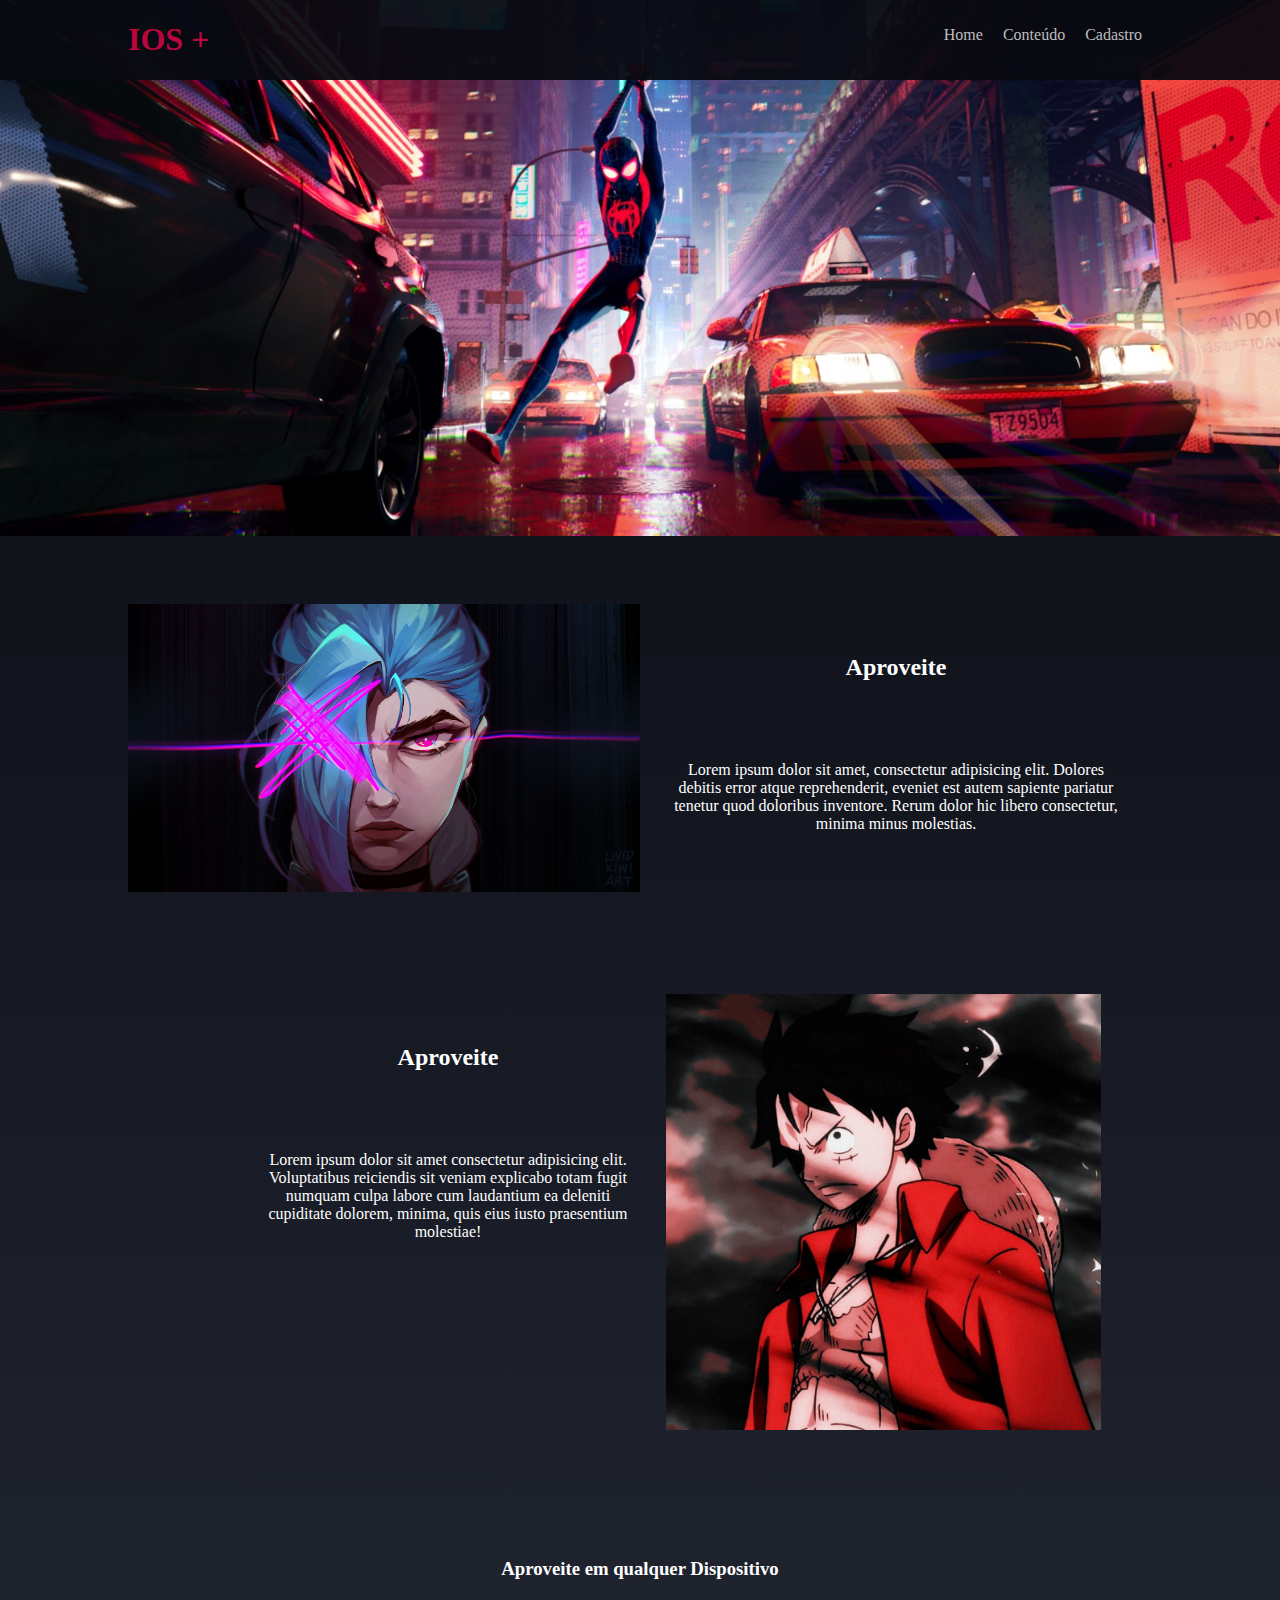
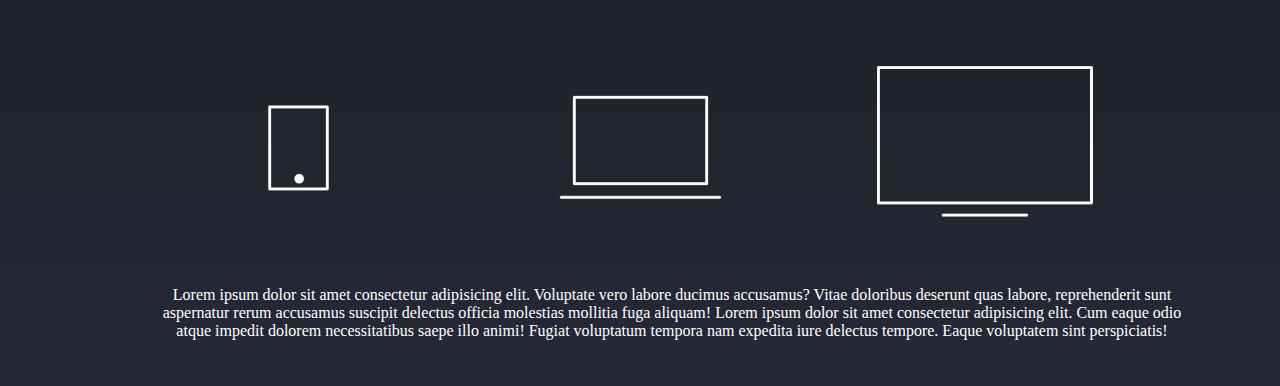
<file: index.html>
<!DOCTYPE html>
<html lang="pt-br">
<head>
    <meta charset="UTF-8">
    <meta http-equiv="X-UA-Compatible" content="IE=edge">
    <meta name="viewport" content="width=device-width, initial-scale=1.0">
    <link rel="stylesheet" href="aula01.css">
    <title>IOS +</title>
</head>
<body>
    <header class="box">
        <div class="box_cabecalho">
            <h1 class="box_cabecalho-titulo">IOS +</h1>
            <nav class="box_cabecalho_nav">
                <ul class="box_cabecalho_nav_lista_ul">
                    <li class="box_cabecalho_nav_lista_li">Home</li>
                    <li class="box_cabecalho_nav_lista_li">Conteúdo</li>
                    <li class="box_cabecalho_nav_lista_li">Cadastro</li>
                </ul>
            </nav>
        </div>
    </header>
    
    <section class="sessao">
        <img src="banner.jpg" alt="" class="sessao_img">
    </section>
    <main>
        <section class="sessao_conteudo">
        <img src="sitesios.jpg" alt="" class="sessao_conteudo-img-siteios">
            <div class="sessao_conteudo-texto">
            <h2 class="sessao_conteudo-texto-titulo">Aproveite</h2>
            <p>Lorem ipsum dolor sit amet, consectetur adipisicing elit. Dolores debitis error atque reprehenderit, eveniet est autem sapiente pariatur tenetur quod doloribus inventore. Rerum dolor hic libero consectetur, minima minus molestias.</p>
            </div>
        </section>
        <section class="sessao_conteudo2">
            <img src="sitesios2.jpg" alt="" class="sessao_conteudo-img-2">
            <div class="sessao_conteudo-texto-3">
                <h2 class="sessao_conteudo-texto-titulo4">Aproveite</h2>
                <p>Lorem ipsum dolor sit amet consectetur adipisicing elit. Voluptatibus reiciendis sit veniam explicabo totam fugit numquam culpa labore cum laudantium ea deleniti cupiditate dolorem, minima, quis eius iusto praesentium molestiae!</p>
            </div>
        </section>
    </main> 
    <footer>
        <h3 class="titulo-dispositivos">Aproveite em qualquer Dispositivo</h3>
        <div class="fotos-rodape">
        <img src="celular.png" alt="" class="celular-foto">
        <img src="computador.png" alt="" class="computador-foto">
        <img src="tv.png" alt="" class="tv-foto">
        <p>Lorem ipsum dolor sit amet consectetur adipisicing elit. Voluptate vero labore ducimus accusamus? Vitae doloribus deserunt quas labore, reprehenderit sunt aspernatur rerum accusamus suscipit delectus officia molestias mollitia fuga aliquam!
            Lorem ipsum dolor sit amet consectetur adipisicing elit. Cum eaque odio atque impedit dolorem necessitatibus saepe illo animi! Fugiat voluptatum tempora nam expedita iure delectus tempore. Eaque voluptatem sint perspiciatis!</p>
        </div>
   </footer> 
</body>
</html>
</file>
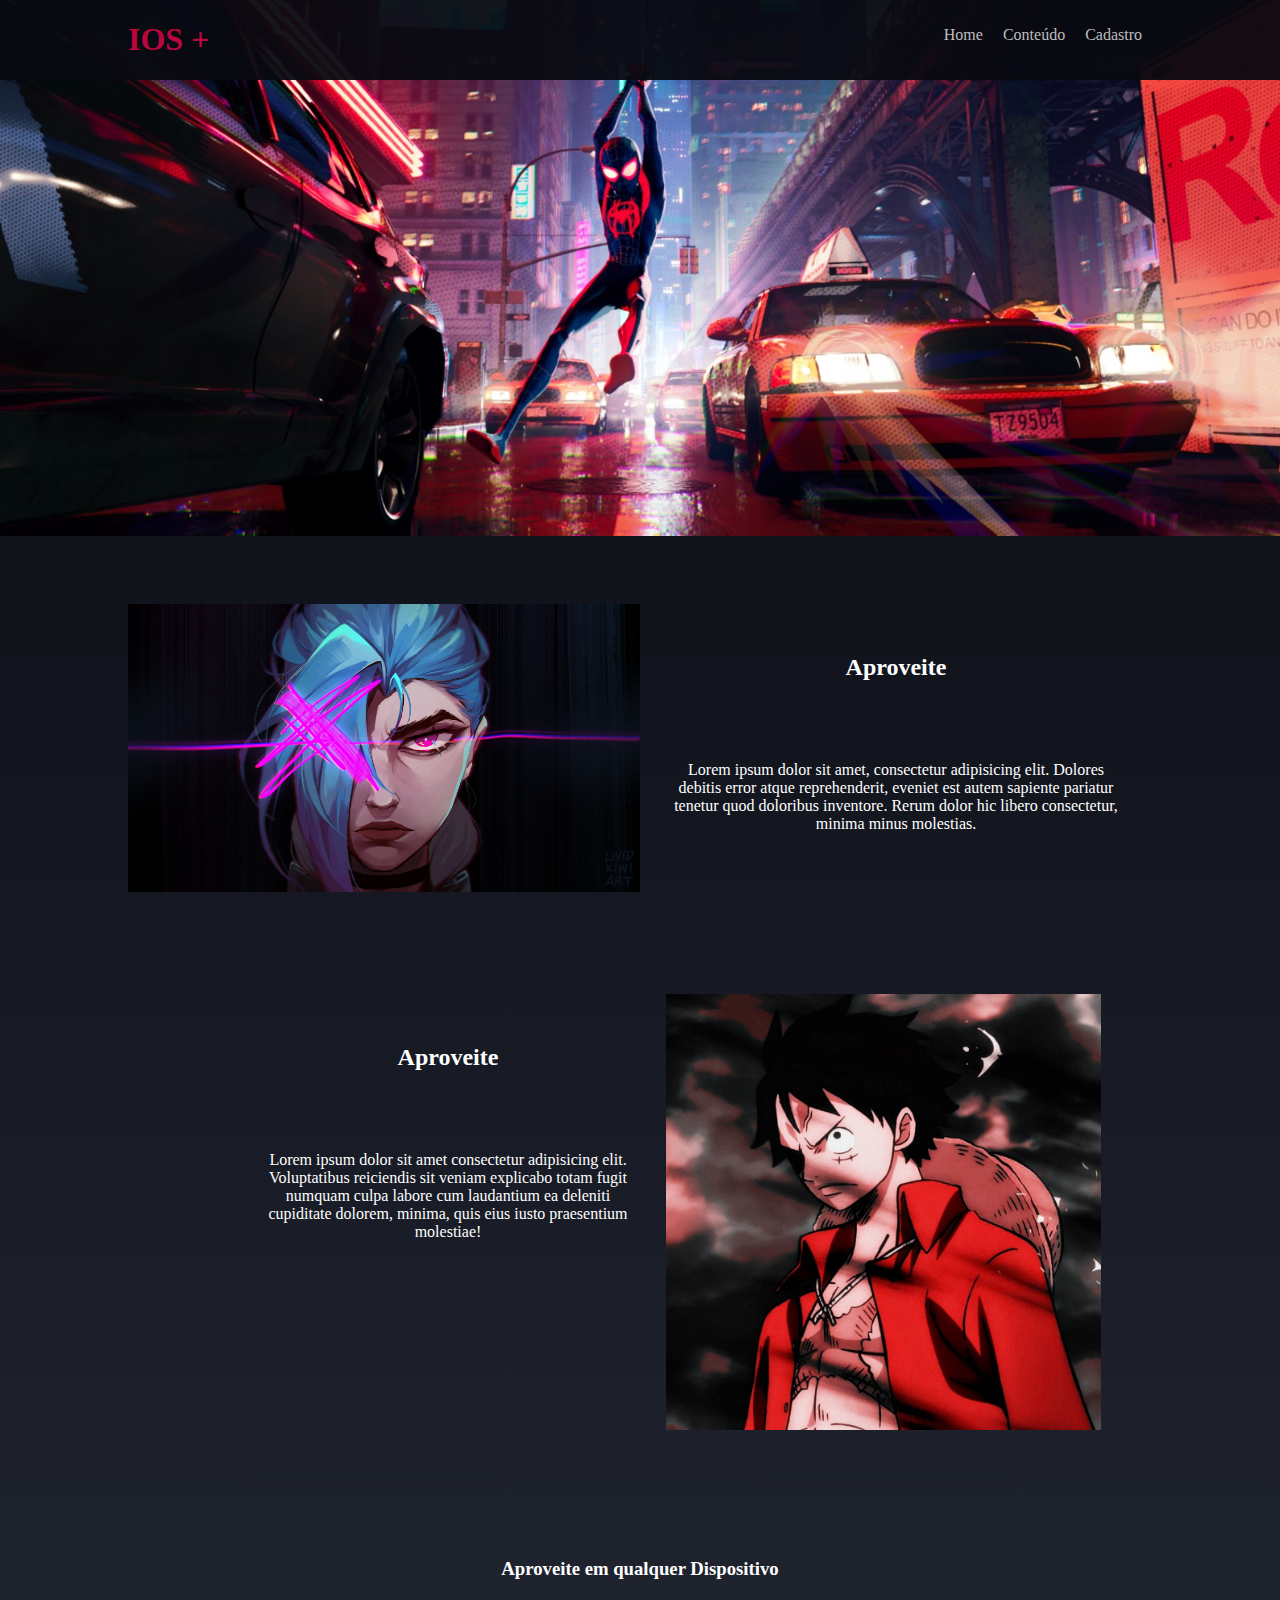
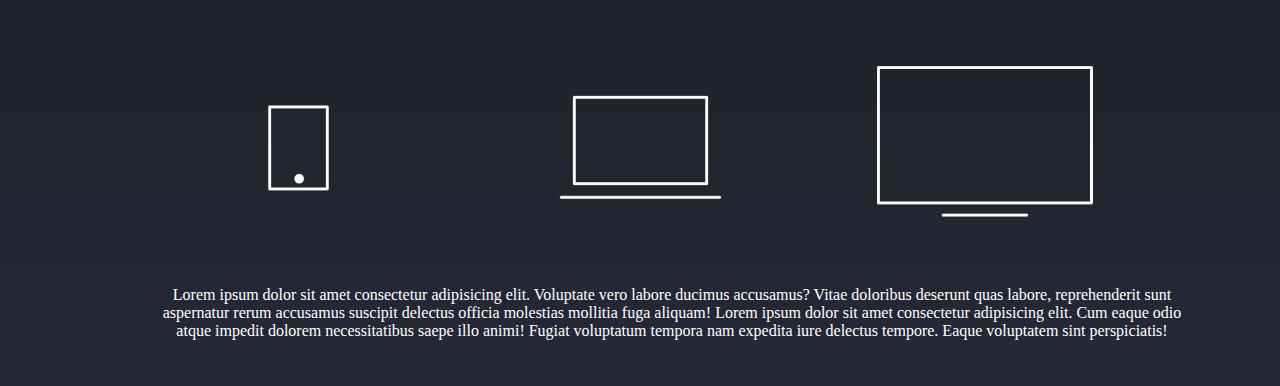
<file: aula01.html>
<!DOCTYPE html>
<html lang="pt-br">
<head>
    <meta charset="UTF-8">
    <meta http-equiv="X-UA-Compatible" content="IE=edge">
    <meta name="viewport" content="width=device-width, initial-scale=1.0">
    <link rel="stylesheet" href="aula01.css">
    <title>IOS +</title>
</head>
<body>
    <header class="box">
        <div class="box_cabecalho">
            <h1 class="box_cabecalho-titulo">IOS +</h1>
            <nav class="box_cabecalho_nav">
                <ul class="box_cabecalho_nav_lista_ul">
                    <li class="box_cabecalho_nav_lista_li">Home</li>
                    <li class="box_cabecalho_nav_lista_li">Conteúdo</li>
                    <li class="box_cabecalho_nav_lista_li">Cadastro</li>
                </ul>
            </nav>
        </div>
    </header>
    
    <section class="sessao">
        <img src="banner.jpg" alt="" class="sessao_img">
    </section>
    <main>
        <section class="sessao_conteudo">
        <img src="sitesios.jpg" alt="" class="sessao_conteudo-img-siteios">
            <div class="sessao_conteudo-texto">
            <h2 class="sessao_conteudo-texto-titulo">Aproveite</h2>
            <p>Lorem ipsum dolor sit amet, consectetur adipisicing elit. Dolores debitis error atque reprehenderit, eveniet est autem sapiente pariatur tenetur quod doloribus inventore. Rerum dolor hic libero consectetur, minima minus molestias.</p>
            </div>
        </section>
        <section class="sessao_conteudo2">
            <img src="sitesios2.jpg" alt="" class="sessao_conteudo-img-2">
            <div class="sessao_conteudo-texto-3">
                <h2 class="sessao_conteudo-texto-titulo4">Aproveite</h2>
                <p>Lorem ipsum dolor sit amet consectetur adipisicing elit. Voluptatibus reiciendis sit veniam explicabo totam fugit numquam culpa labore cum laudantium ea deleniti cupiditate dolorem, minima, quis eius iusto praesentium molestiae!</p>
            </div>
        </section>
    </main> 
    <footer>
        <h3 class="titulo-dispositivos">Aproveite em qualquer Dispositivo</h3>
        <div class="fotos-rodape">
        <img src="celular.png" alt="" class="celular-foto">
        <img src="computador.png" alt="" class="computador-foto">
        <img src="tv.png" alt="" class="tv-foto">
        <p>Lorem ipsum dolor sit amet consectetur adipisicing elit. Voluptate vero labore ducimus accusamus? Vitae doloribus deserunt quas labore, reprehenderit sunt aspernatur rerum accusamus suscipit delectus officia molestias mollitia fuga aliquam!
            Lorem ipsum dolor sit amet consectetur adipisicing elit. Cum eaque odio atque impedit dolorem necessitatibus saepe illo animi! Fugiat voluptatum tempora nam expedita iure delectus tempore. Eaque voluptatem sint perspiciatis!</p>
        </div>
   </footer> 
</body>
</html>
</file>
<file: aula01.css>
body{
    margin: 0;
    background-image: linear-gradient(#090a11,#242935);
}

.box{
    margin: 0;
    background-color: #090a11;
    width: 100%;
    position: fixed;
    opacity: 0.95;
}

.box_cabecalho{
    display: flex;
    justify-content: space-between;
    margin: 0 10% 0 10%;  
}

.box_cabecalho-titulo{
    color: #c3073f;
}

.box_cabecalho_nav_lista_ul{
    display: flex;
    list-style-type: none;
}

.box_cabecalho_nav_lista_li{
    color: #c5c6c7;
    padding: 10px;
}

.sessao_img{
    width: 100%;
}

main{
    margin: 5% 10% 0 10%;
}

.sessao_conteudo{
    display: flex;
}

.sessao_conteudo-img-siteios{
    width: 50%;
    height: 50%;
}

.sessao_conteudo-texto-titulo, p{
    text-align: center;
    color: white;
    padding: 30px;
}

.sessao_conteudo2{
    margin: 10% 5% 0 10%;
    display: flex;
    flex-direction: row-reverse;
}

.sessao_conteudo-img-2{
    width: 50%;
}

.sessao_conteudo-texto-titulo4, p{
    text-align: center;
    color: white;
    padding: 30px;
}

.titulo-dispositivos{
    margin: 10% 0 5% 0%;
    text-align: center;
    color: white;
}

.fotos-rodape{
    margin: 0 5% 0% 10%;
    justify-content: space-around;
}
</file>
